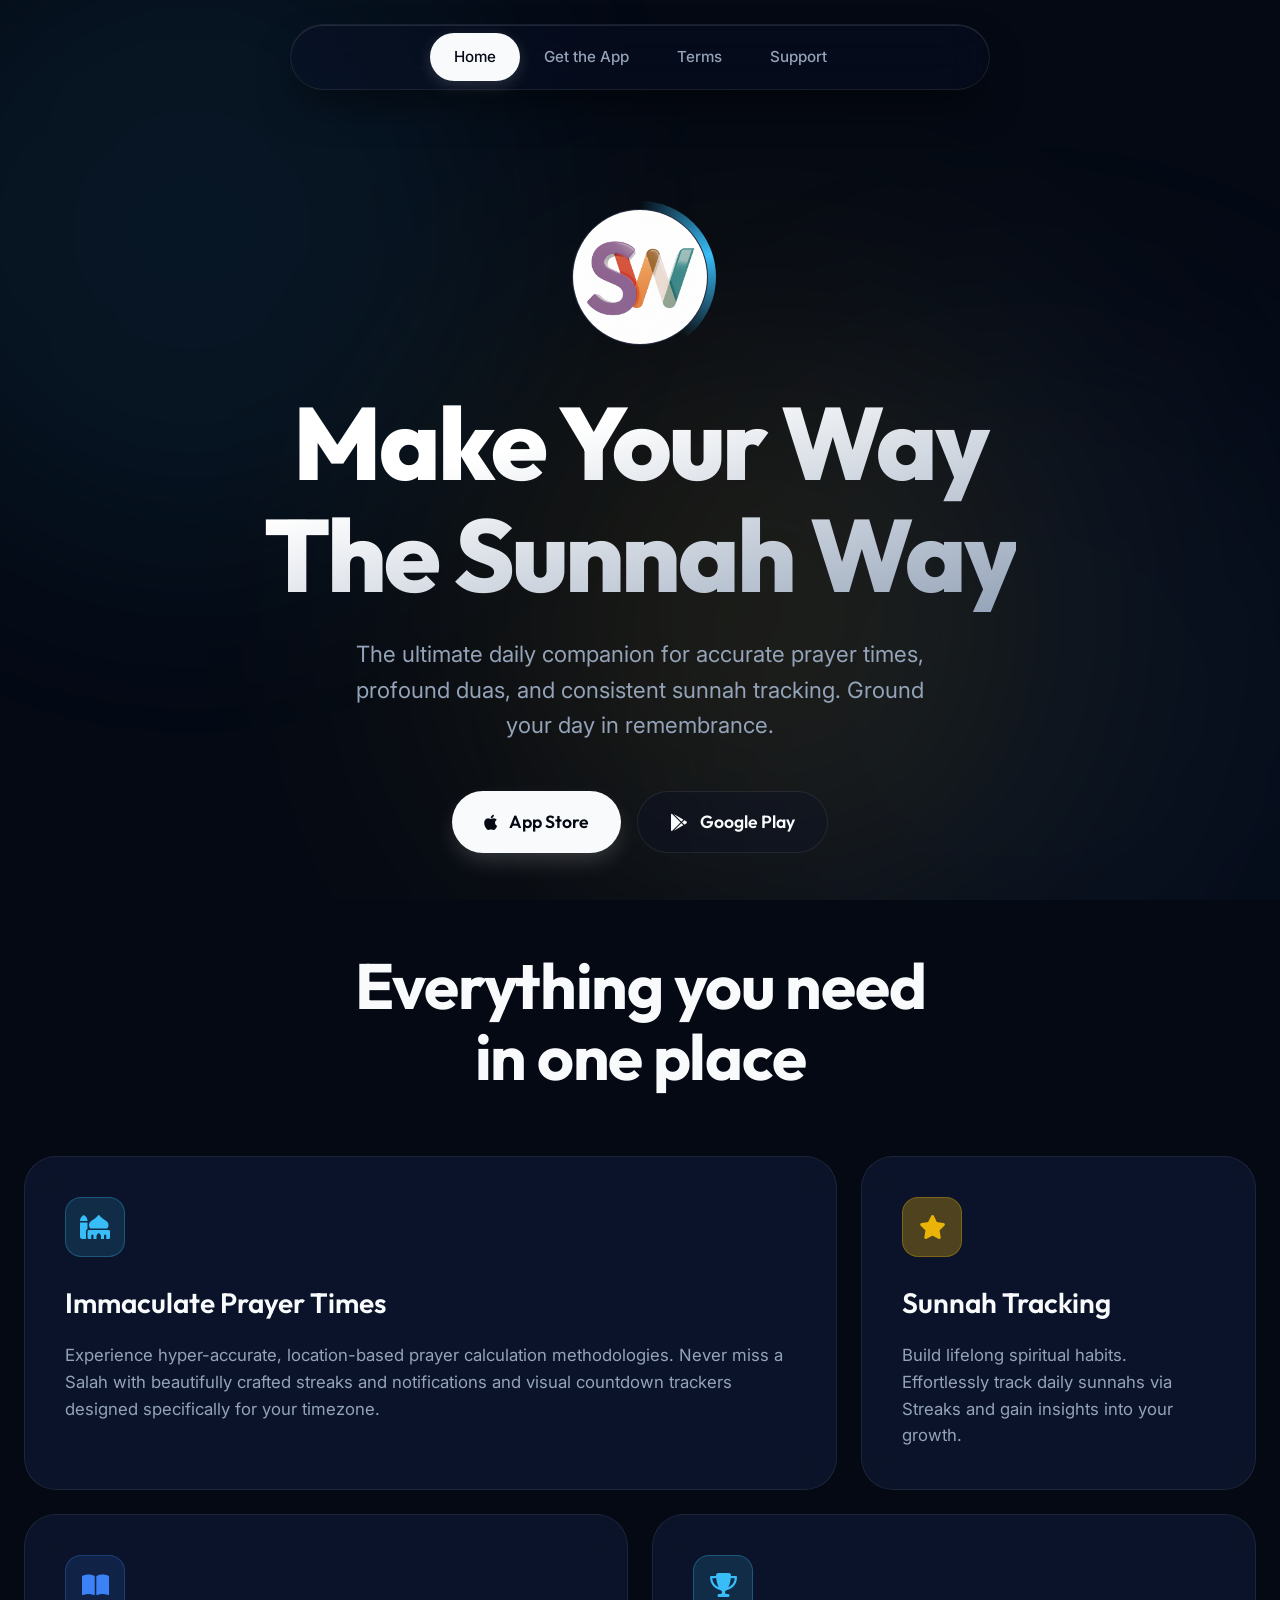
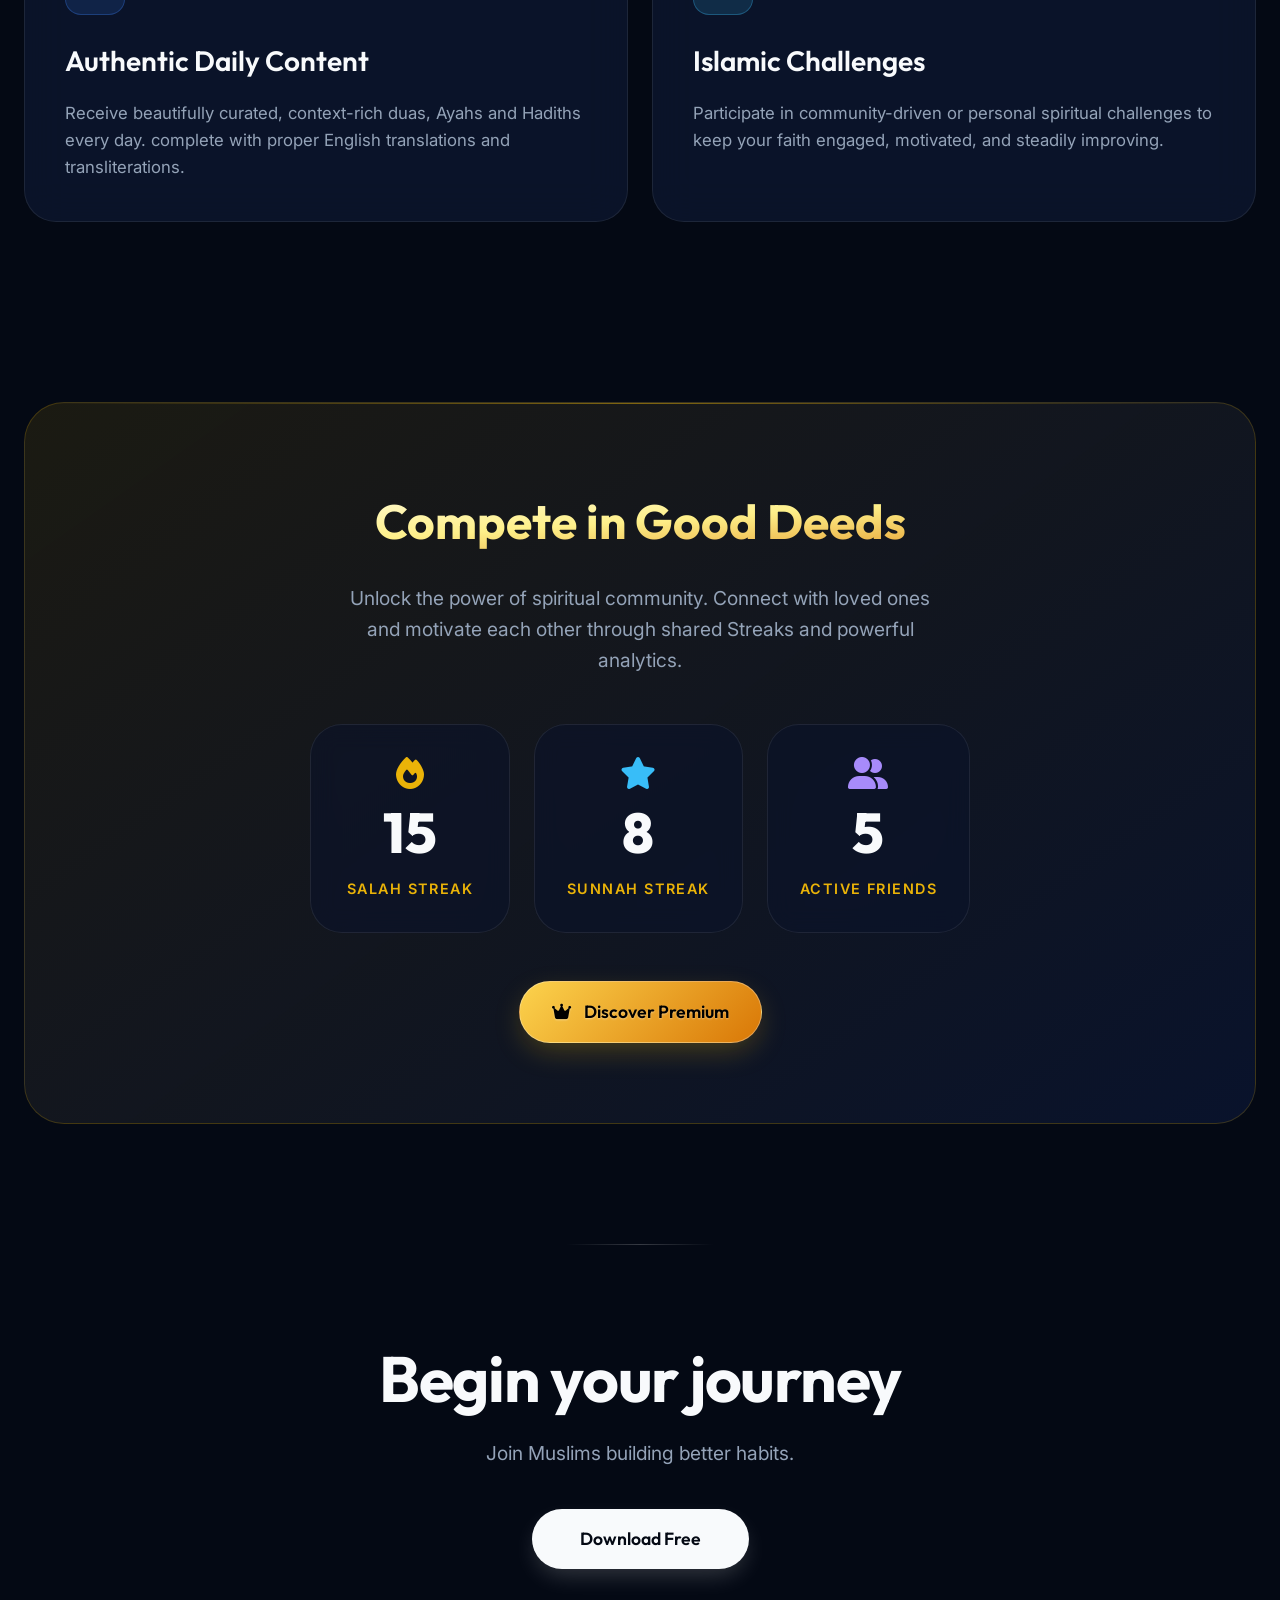
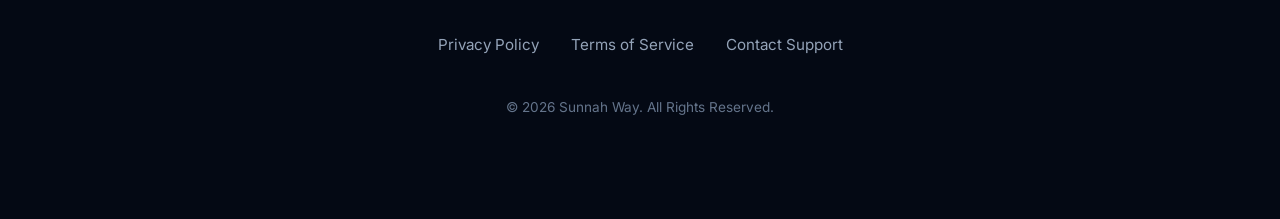
<file: index.html>
<!DOCTYPE html>
<html lang="en" class="scroll-smooth">

<head>
    <meta charset="UTF-8">
    <meta name="viewport" content="width=device-width, initial-scale=1.0">
    <meta name="description"
        content="Sunnah Way App - Transform your daily Islamic practice with the ultimate app for prayer, dua, and sunnah tracking.">
    <link rel="icon" href="Logo.png">
    <title>Sunnah Way App - Make Your Way The Sunnah Way</title>

    <!-- Modern Premium Typography -->
    <link rel="preconnect" href="https://fonts.googleapis.com">
    <link rel="preconnect" href="https://fonts.gstatic.com" crossorigin>
    <link
        href="https://fonts.googleapis.com/css2?family=Outfit:wght@400;500;600;700;800;900&family=Inter:wght@300;400;500;600&display=swap"
        rel="stylesheet">
    <link href="https://cdnjs.cloudflare.com/ajax/libs/font-awesome/6.4.0/css/all.min.css" rel="stylesheet">

    <link rel="stylesheet" href="styles.css">
</head>

<body>

    <!-- Ambient Abstract Background -->
    <div class="ambient-bg">
        <div class="ambient-orb orb-1"></div>
        <div class="ambient-orb orb-2"></div>
        <div class="ambient-orb orb-3"></div>
    </div>

    <!-- Floating Navigation -->
    <div class="glass-nav-wrapper">
        <nav class="glass-nav">
            <a href="index.html" class="nav-link active">Home</a>
            <a href="pricing.html" class="nav-link">Get the App</a>
            <a href="terms.html" class="nav-link">Terms</a>
            <a href="support.html" class="nav-link">Support</a>
        </nav>
    </div>

    <!-- Main Content Container -->
    <main class="container">

        <!-- Hero Section -->
        <section class="hero">
            <div class="hero-logo-frame">
                <div class="hero-logo-glare"></div>
                <div class="hero-logo">
                    <img src="Logo.png" alt="Sunnah Way">
                </div>
            </div>

            <h1>Make Your Way<br>The Sunnah Way</h1>
            <p>The ultimate daily companion for accurate prayer times, profound duas, and consistent sunnah tracking.
                Ground your day in remembrance.</p>

            <div class="hero-cta">
                <div style="display: flex; gap: 16px; flex-wrap: wrap; justify-content: center;">
                    <a href="https://apps.apple.com/us/app/sunnah-way/id6761305443" class="btn btn-primary">
                        <i class="fab fa-apple"></i> App Store
                    </a>
                    <a href="https://play.google.com/store/apps/details?id=com.sunnahway.app" class="btn btn-outline">
                        <i class="fab fa-google-play"></i> Google Play
                    </a>
                </div>
            </div>
        </section>

        <!-- Bento Features Section -->
        <section class="reveal">
            <div class="section-header">
                <br>
                <br>
                <h2 class="section-title">Everything you need<br>in one place</h2>
            </div>

            <div class="bento-grid">
                <!-- Large Feature -->
                <div class="bento-card bento-card-large">
                    <div class="card-icon cyan"><i class="fas fa-mosque"></i></div>
                    <h3 class="bento-title">Immaculate Prayer Times</h3>
                    <p class="bento-desc">Experience hyper-accurate, location-based prayer calculation methodologies.
                        Never miss a Salah with beautifully crafted streaks and notifications and visual countdown trackers designed
                        specifically for your timezone.</p>
                </div>

                <!-- Medium Feature -->
                <div class="bento-card bento-card-medium">
                    <div class="card-icon gold"><i class="fas fa-star"></i></div>
                    <h3 class="bento-title">Sunnah Tracking</h3>
                    <p class="bento-desc">Build lifelong spiritual habits. Effortlessly track daily sunnahs via Streaks and gain
                        insights into your growth.</p>
                </div>

                <!-- Half Features -->
                <div class="bento-card bento-card-half">
                    <div class="card-icon blue"><i class="fas fa-book-open"></i></div>
                    <h3 class="bento-title">Authentic Daily Content</h3>
                    <p class="bento-desc">Receive beautifully curated, context-rich duas, Ayahs and Hadiths every day. complete with proper
                        English translations and transliterations.</p>
                </div>

                <div class="bento-card bento-card-half">
                    <div class="card-icon cyan"><i class="fas fa-trophy"></i></div>
                    <h3 class="bento-title">Islamic Challenges</h3>
                    <p class="bento-desc">Participate in community-driven or personal spiritual challenges to keep your
                        faith engaged, motivated, and steadily improving.</p>
                </div>
            </div>
        </section>

        <!-- Premium Dashboard Emulation -->
        <section class="premium-dashboard reveal">
            <h2 class="premium-motto">Compete in Good Deeds</h2>
            <p>Unlock the power of spiritual community. Connect with loved ones and motivate each other through shared
                Streaks and powerful analytics.</p>

            <div class="stats-grid">
                <div class="stat-ring">
                    <i class="fas fa-fire" style="color: var(--brand-gold); font-size: 2rem;"></i>
                    <div class="stat-value">15</div>
                    <div class="stat-label">Salah Streak</div>
                </div>
                <div class="stat-ring">
                    <i class="fas fa-star" style="color: #38bdf8; font-size: 2rem;"></i>
                    <div class="stat-value">8</div>
                    <div class="stat-label">Sunnah Streak</div>
                </div>
                <div class="stat-ring">
                    <i class="fas fa-user-friends" style="color: #a78bfa; font-size: 2rem;"></i>
                    <div class="stat-value">5</div>
                    <div class="stat-label">Active Friends</div>
                </div>
            </div>

            <a href="pricing.html" class="btn btn-gold">
                <i class="fas fa-crown"></i> Discover Premium
            </a>
        </section>

        <!-- Footer -->
        <footer class="footer-cta reveal">
            <h2 class="section-title" style="margin-bottom: 24px;">Begin your journey</h2>
            <p style="color: var(--text-secondary); margin-bottom: 40px; font-size: 1.2rem;">Join Muslims
                building better habits.</p>
            <a href="download.html" class="btn btn-primary" style="padding: 16px 48px;">Download Free</a>

            <div class="footer-links">
                <a href="privacy.html">Privacy Policy</a>
                <a href="terms.html">Terms of Service</a>
                <a href="support.html">Contact Support</a>
            </div>

            <div class="copyright">
                &copy; 2026 Sunnah Way. All Rights Reserved.
            </div>
        </footer>

    </main>

    <!-- Interactions Script -->
    <script>
        // Hover effect for bento cards (glow follows mouse)
        document.querySelectorAll('.bento-card').forEach(card => {
            card.addEventListener('mousemove', e => {
                const rect = card.getBoundingClientRect();
                const x = e.clientX - rect.left;
                const y = e.clientY - rect.top;
                card.style.setProperty('--mouse-x', `${x}px`);
                card.style.setProperty('--mouse-y', `${y}px`);
            });
        });

        // Intersection Observer for Reveal animations
        const revealConfig = {
            threshold: 0.1,
            rootMargin: "0px 0px -50px 0px"
        };
        const revealObserver = new IntersectionObserver((entries) => {
            entries.forEach(entry => {
                if (entry.isIntersecting) {
                    entry.target.classList.add('active');
                    revealObserver.unobserve(entry.target);
                }
            });
        }, revealConfig);

        document.querySelectorAll('.reveal').forEach(el => {
            revealObserver.observe(el);
        });
    </script>
</body>

</html>
</file>
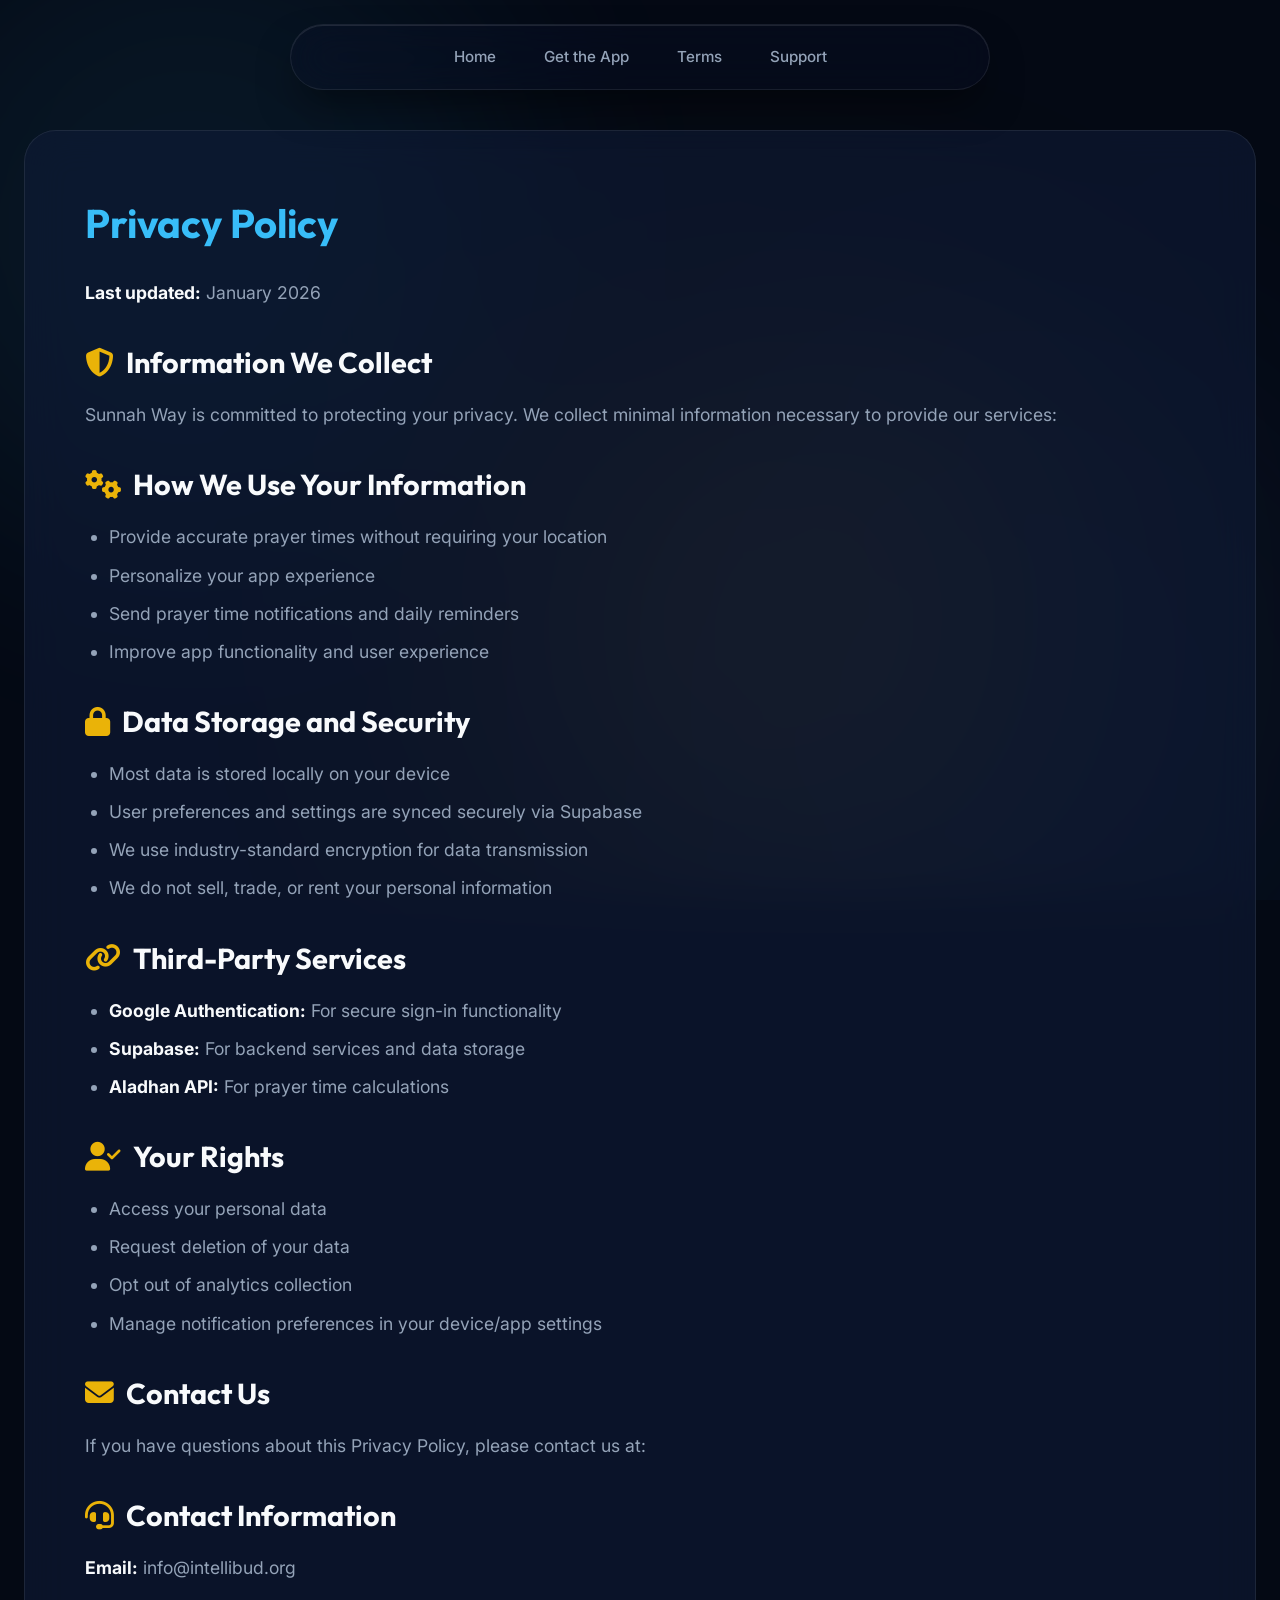
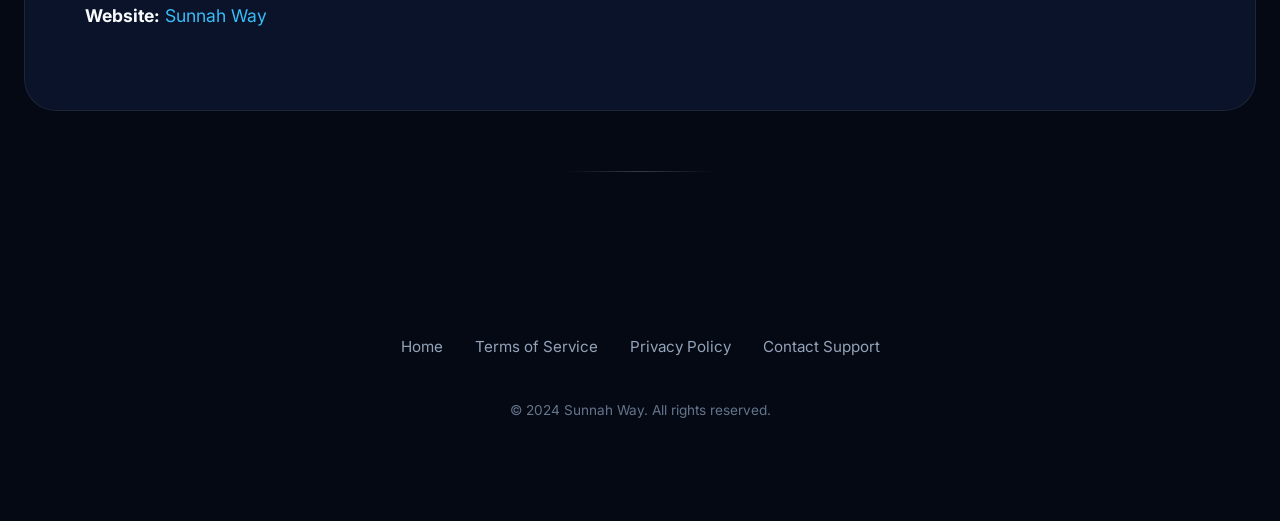
<file: privacy.html>
<!DOCTYPE html>
<html lang="en" class="scroll-smooth">

<head>
    <meta charset="UTF-8">
    <meta name="viewport" content="width=device-width, initial-scale=1.0">
    <link rel="icon" href="Logo.png">
    <title>Privacy Policy - Sunnah Way</title>
    <link rel="preconnect" href="https://fonts.googleapis.com">
    <link rel="preconnect" href="https://fonts.gstatic.com" crossorigin>
    <link
        href="https://fonts.googleapis.com/css2?family=Outfit:wght@400;500;600;700;800;900&family=Inter:wght@300;400;500;600&display=swap"
        rel="stylesheet">
    <link href="https://cdnjs.cloudflare.com/ajax/libs/font-awesome/6.4.0/css/all.min.css" rel="stylesheet">
    <link rel="stylesheet" href="styles.css">
</head>

<body>
    <!-- Ambient Abstract Background -->
    <div class="ambient-bg">
        <div class="ambient-orb orb-1"></div>
        <div class="ambient-orb orb-2"></div>
        <div class="ambient-orb orb-3"></div>
    </div>

    <!-- Floating Navigation -->
    <div class="glass-nav-wrapper">
        <nav class="glass-nav">
            <a href="index.html" class="nav-link">Home</a>
            <a href="pricing.html" class="nav-link">Get the App</a>
            <a href="terms.html" class="nav-link ">Terms</a>
            <a href="support.html" class="nav-link">Support</a>
        </nav>
    </div>

    <div class="container" style="padding-top: 130px;">
        <div class="glass-panel reveal active">
            <h2>Privacy Policy</h2>
            <p><strong>Last updated:</strong> January 2026</p>

            <h3><i class="fas fa-shield-alt"></i> Information We Collect</h3>
            <p>Sunnah Way is committed to protecting your privacy. We collect minimal information necessary to provide
                our services:</p>

            <h3><i class="fas fa-cogs"></i> How We Use Your Information</h3>
            <ul>
                <li>Provide accurate prayer times without requiring your location</li>
                <li>Personalize your app experience</li>
                <li>Send prayer time notifications and daily reminders</li>
                <li>Improve app functionality and user experience</li>
            </ul>

            <h3><i class="fas fa-lock"></i> Data Storage and Security</h3>
            <ul>
                <li>Most data is stored locally on your device</li>
                <li>User preferences and settings are synced securely via Supabase</li>
                <li>We use industry-standard encryption for data transmission</li>
                <li>We do not sell, trade, or rent your personal information</li>
            </ul>

            <h3><i class="fas fa-link"></i> Third-Party Services</h3>
            <ul>
                <li><strong>Google Authentication:</strong> For secure sign-in functionality</li>
                <li><strong>Supabase:</strong> For backend services and data storage</li>
                <li><strong>Aladhan API:</strong> For prayer time calculations</li>
            </ul>

            <h3><i class="fas fa-user-check"></i> Your Rights</h3>
            <ul>
                <li>Access your personal data</li>
                <li>Request deletion of your data</li>
                <li>Opt out of analytics collection</li>
                <li>Manage notification preferences in your device/app settings</li>
            </ul>

            <h3><i class="fas fa-envelope"></i> Contact Us</h3>
            <p>If you have questions about this Privacy Policy, please contact us at:</p>
            <div class="contact-info">
                <h3><i class="fas fa-headset"></i> Contact Information</h3>
                <p><strong>Email:</strong> info@intellibud.org</p>
                <p><strong>Website:</strong> <a href="index.html">Sunnah Way</a></p>
            </div>
        </div>
    </div>

    <!-- Footer -->
    <div class="footer-cta reveal">
        <div class="footer-links">
            <a href="index.html">Home</a>
            <a href="terms.html">Terms of Service</a>
            <a href="privacy.html">Privacy Policy</a>
            <a href="support.html">Contact Support</a>
        </div>
        <p class="copyright">&copy; 2024 Sunnah Way. All rights reserved.</p>
    </div>

    <script>
        const reveals = document.querySelectorAll('.reveal');
        function checkReveal() {
            const windowHeight = window.innerHeight;
            const revealPoint = 50;
            reveals.forEach(reveal => {
                const revealTop = reveal.getBoundingClientRect().top;
                if (revealTop < windowHeight - revealPoint) {
                    reveal.classList.add('active');
                }
            });
        }
        window.addEventListener('scroll', checkReveal);
        checkReveal();
    </script>
</body>

</html>
</file>
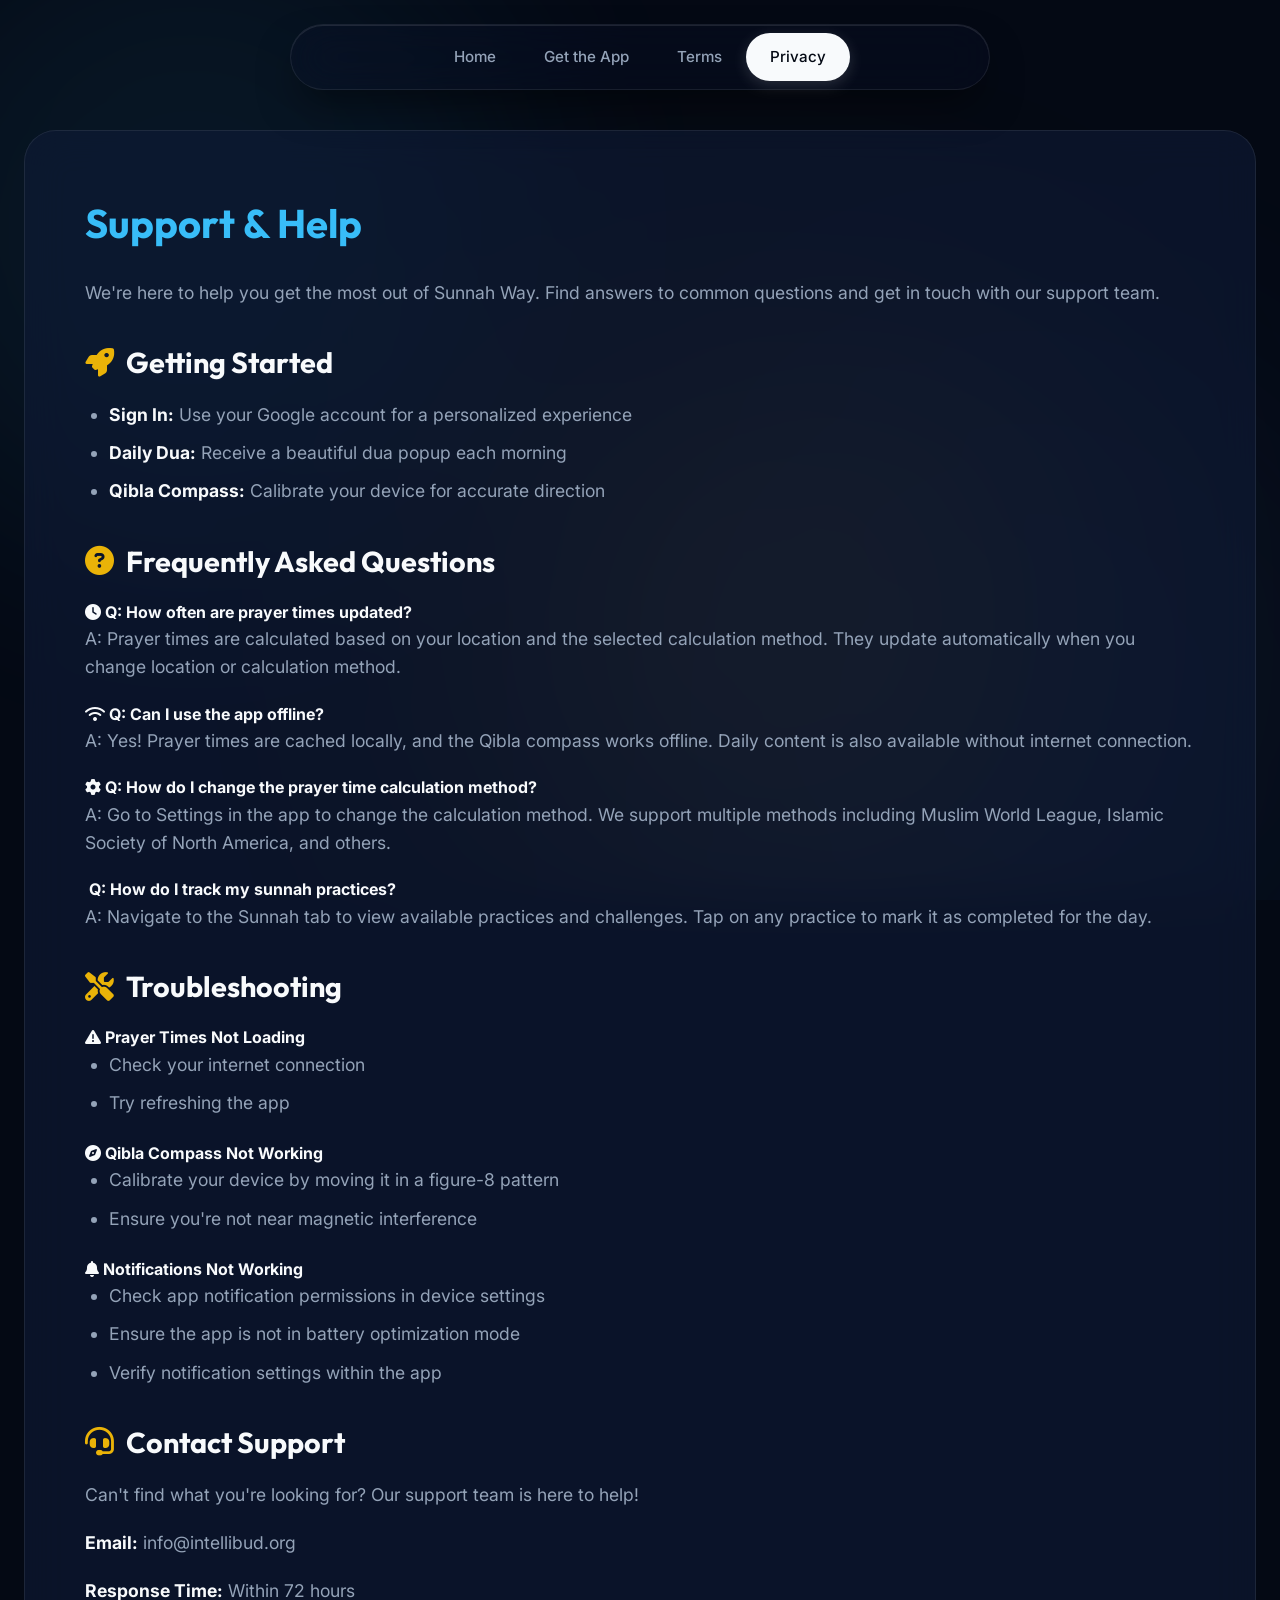
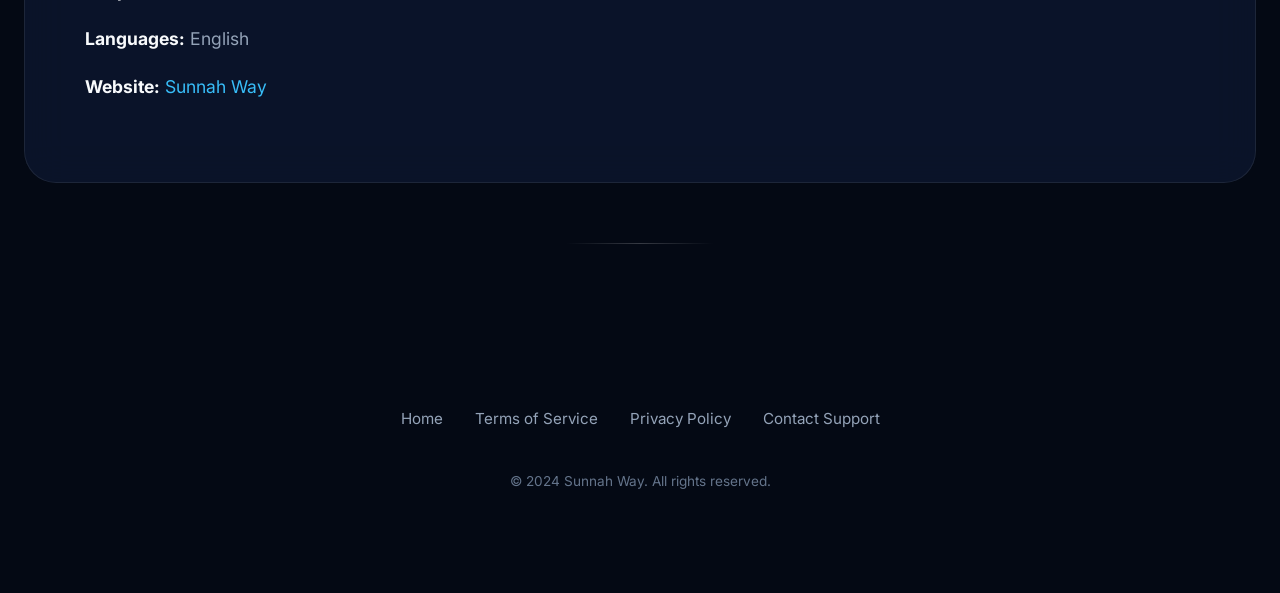
<file: support.html>
<!DOCTYPE html>
<html lang="en" class="scroll-smooth">

<head>
    <meta charset="UTF-8">
    <meta name="viewport" content="width=device-width, initial-scale=1.0">
    <link rel="icon" href="Logo.png">
    <title>Support - Sunnah Way</title>
    <link rel="preconnect" href="https://fonts.googleapis.com">
    <link rel="preconnect" href="https://fonts.gstatic.com" crossorigin>
    <link
        href="https://fonts.googleapis.com/css2?family=Outfit:wght@400;500;600;700;800;900&family=Inter:wght@300;400;500;600&display=swap"
        rel="stylesheet">
    <link href="https://cdnjs.cloudflare.com/ajax/libs/font-awesome/6.4.0/css/all.min.css" rel="stylesheet">
    <link rel="stylesheet" href="styles.css">
</head>

<body>
    <!-- Ambient Abstract Background -->
    <div class="ambient-bg">
        <div class="ambient-orb orb-1"></div>
        <div class="ambient-orb orb-2"></div>
        <div class="ambient-orb orb-3"></div>
    </div>

    <!-- Floating Navigation -->
    <div class="glass-nav-wrapper">
        <nav class="glass-nav">
            <a href="index.html" class="nav-link">Home</a>
            <a href="pricing.html" class="nav-link">Get the App</a>
            <a href="terms.html" class="nav-link ">Terms</a>
            <a href="privacy.html" class="nav-link active">Privacy</a>
        </nav>
    </div>

    <div class="container" style="padding-top: 130px;">
        <div class="glass-panel reveal active">
            <h2>Support & Help</h2>
            <p>We're here to help you get the most out of Sunnah Way. Find answers to common questions and get in touch
                with our support team.</p>

            <h3><i class="fas fa-rocket"></i> Getting Started</h3>
            <ul>
                <li><strong>Sign In:</strong> Use your Google account for a personalized experience</li>
                <li><strong>Daily Dua:</strong> Receive a beautiful dua popup each morning</li>
                <li><strong>Qibla Compass:</strong> Calibrate your device for accurate direction</li>
            </ul>

            <div class="faq-section">
                <h3><i class="fas fa-question-circle"></i> Frequently Asked Questions</h3>


                <h4><i class="fas fa-clock"></i> Q: How often are prayer times updated?</h4>
                <p>A: Prayer times are calculated based on your location and the selected calculation method. They
                    update automatically when you change location or calculation method.</p>

                <h4><i class="fas fa-wifi"></i> Q: Can I use the app offline?</h4>
                <p>A: Yes! Prayer times are cached locally, and the Qibla compass works offline. Daily content is also
                    available without internet connection.</p>

                <h4><i class="fas fa-cog"></i> Q: How do I change the prayer time calculation method?</h4>
                <p>A: Go to Settings in the app to change the calculation method. We support multiple methods including
                    Muslim World League, Islamic Society of North America, and others.</p>

                <h4><i class="fas fa-target"></i> Q: How do I track my sunnah practices?</h4>
                <p>A: Navigate to the Sunnah tab to view available practices and challenges. Tap on any practice to mark
                    it as completed for the day.</p>
            </div>

            <div class="troubleshooting-section">
                <h3><i class="fas fa-tools"></i> Troubleshooting</h3>

                <h4><i class="fas fa-exclamation-triangle"></i> Prayer Times Not Loading</h4>
                <ul>
                    <li>Check your internet connection</li>
                    <li>Try refreshing the app</li>
                </ul>

                <h4><i class="fas fa-compass"></i> Qibla Compass Not Working</h4>
                <ul>
                    <li>Calibrate your device by moving it in a figure-8 pattern</li>
                    <li>Ensure you're not near magnetic interference</li>
                </ul>

                <h4><i class="fas fa-bell"></i> Notifications Not Working</h4>
                <ul>
                    <li>Check app notification permissions in device settings</li>
                    <li>Ensure the app is not in battery optimization mode</li>
                    <li>Verify notification settings within the app</li>
                </ul>
            </div>

            <div class="contact-info">
                <h3><i class="fas fa-headset"></i> Contact Support</h3>
                <p>Can't find what you're looking for? Our support team is here to help!</p>
                <p><strong>Email:</strong> info@intellibud.org</p>
                <p><strong>Response Time:</strong> Within 72 hours</p>
                <p><strong>Languages:</strong> English</p>
                <p><strong>Website:</strong> <a href="index.html">Sunnah Way</a></p>
            </div>
        </div>
    </div>

    <!-- Footer -->
    <div class="footer-cta reveal">
        <div class="footer-links">
            <a href="index.html">Home</a>
            <a href="terms.html">Terms of Service</a>
            <a href="privacy.html">Privacy Policy</a>
            <a href="support.html">Contact Support</a>
        </div>
        <p class="copyright">&copy; 2024 Sunnah Way. All rights reserved.</p>
    </div>

    <script>
        const reveals = document.querySelectorAll('.reveal');
        function checkReveal() {
            const windowHeight = window.innerHeight;
            const revealPoint = 50;
            reveals.forEach(reveal => {
                const revealTop = reveal.getBoundingClientRect().top;
                if (revealTop < windowHeight - revealPoint) {
                    reveal.classList.add('active');
                }
            });
        }
        window.addEventListener('scroll', checkReveal);
        checkReveal();
    </script>
</body>

</html>
</file>
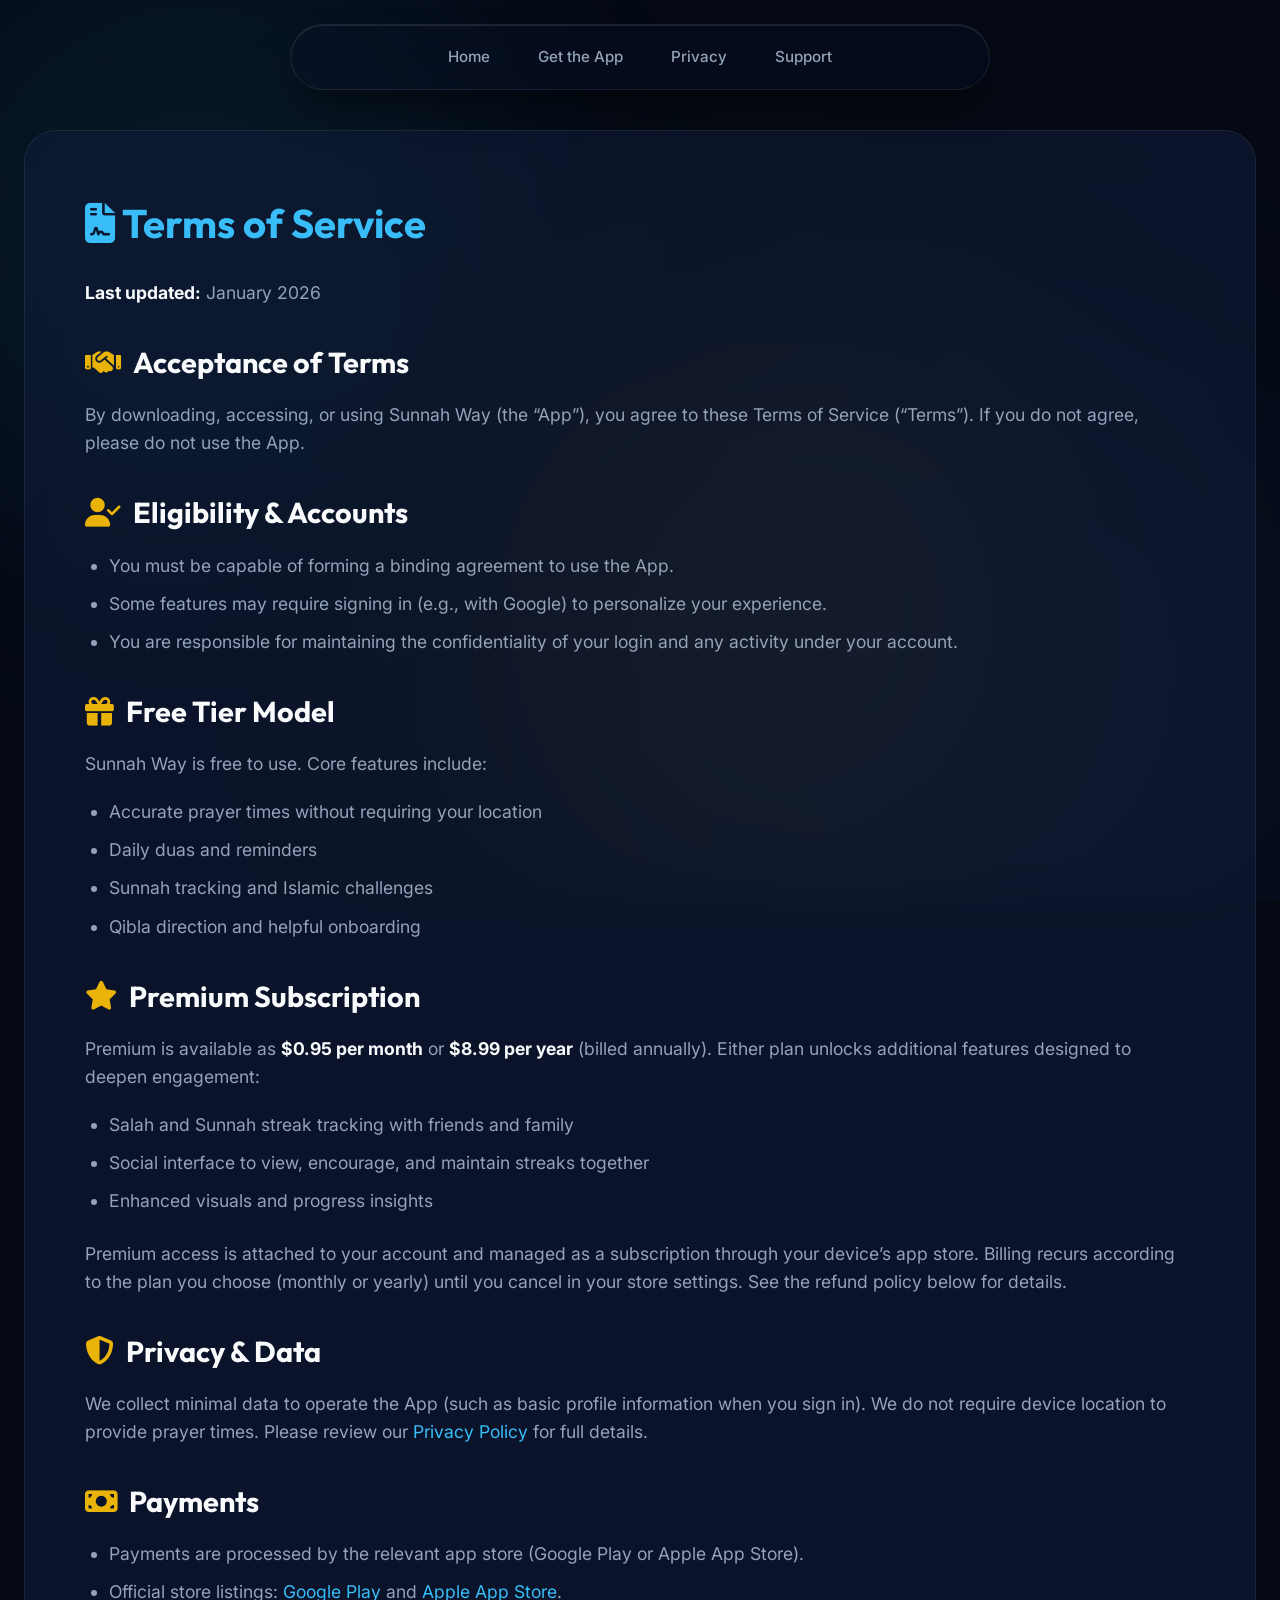
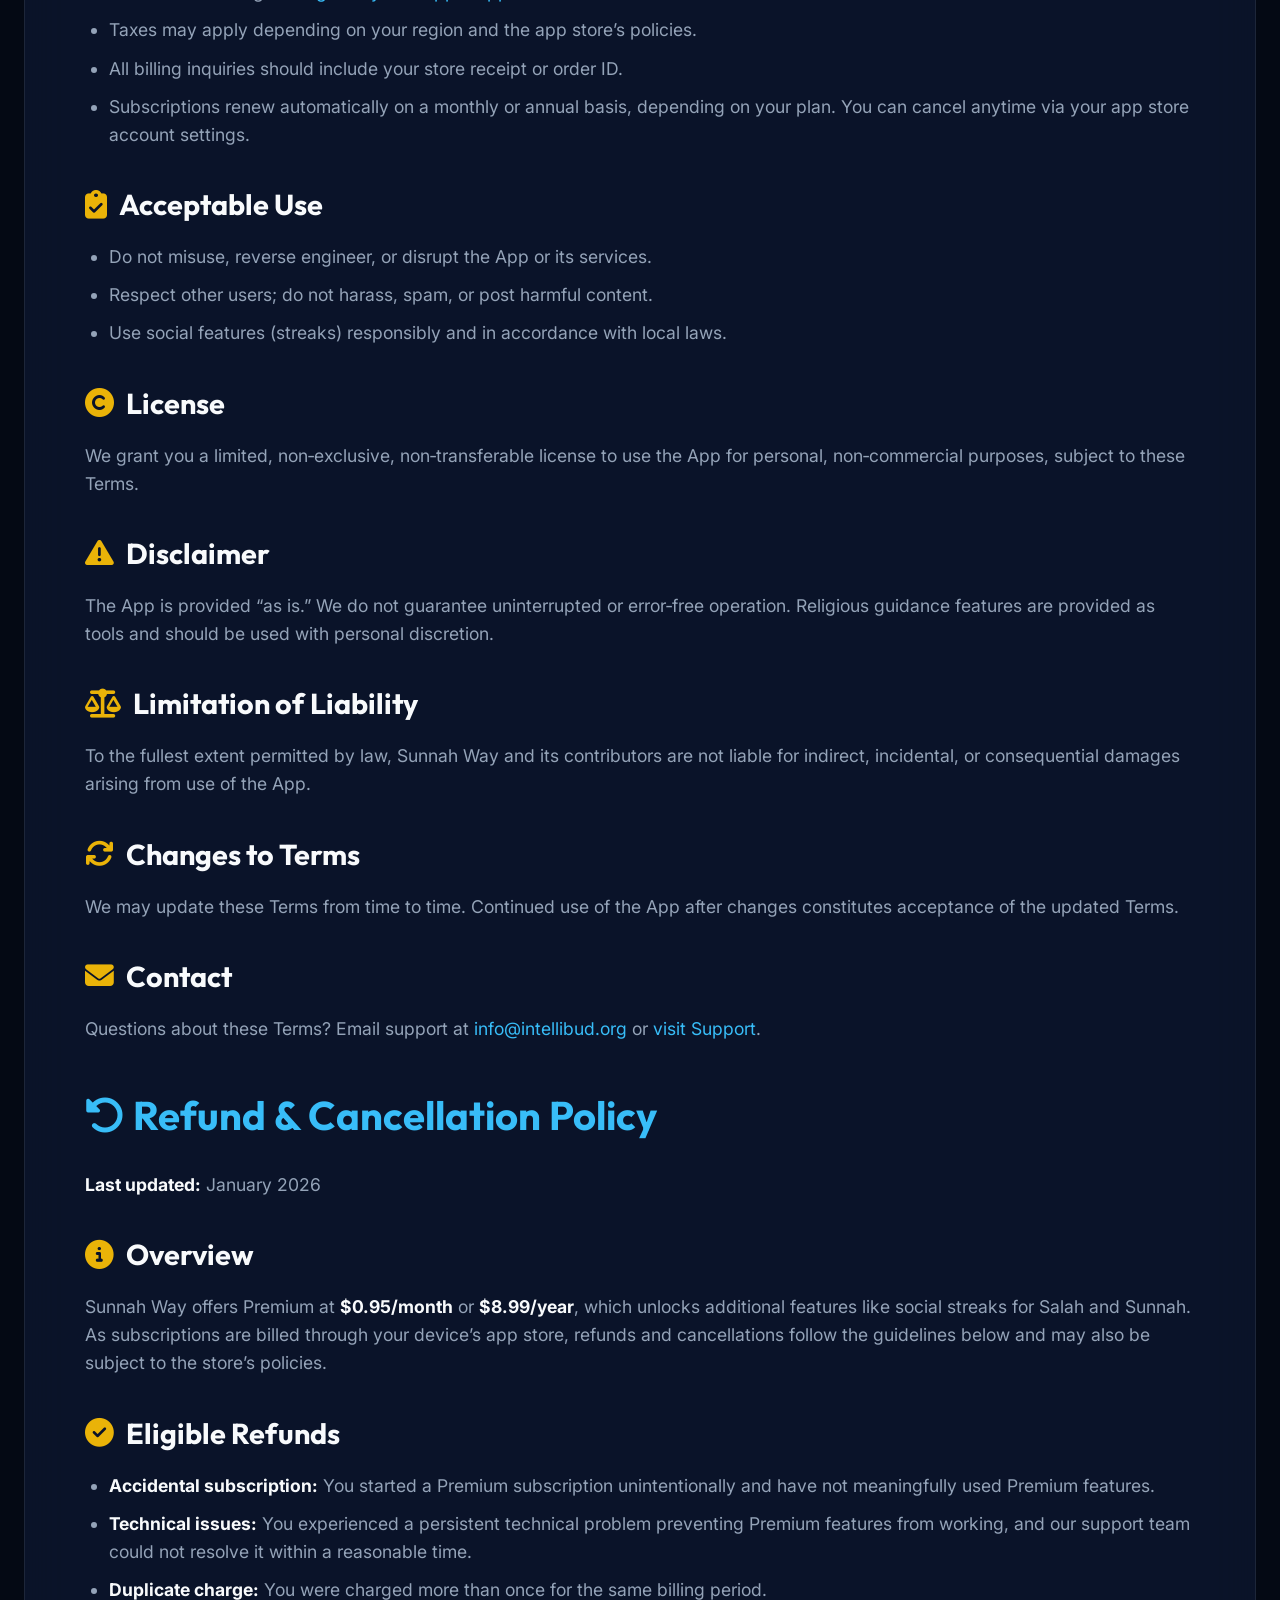
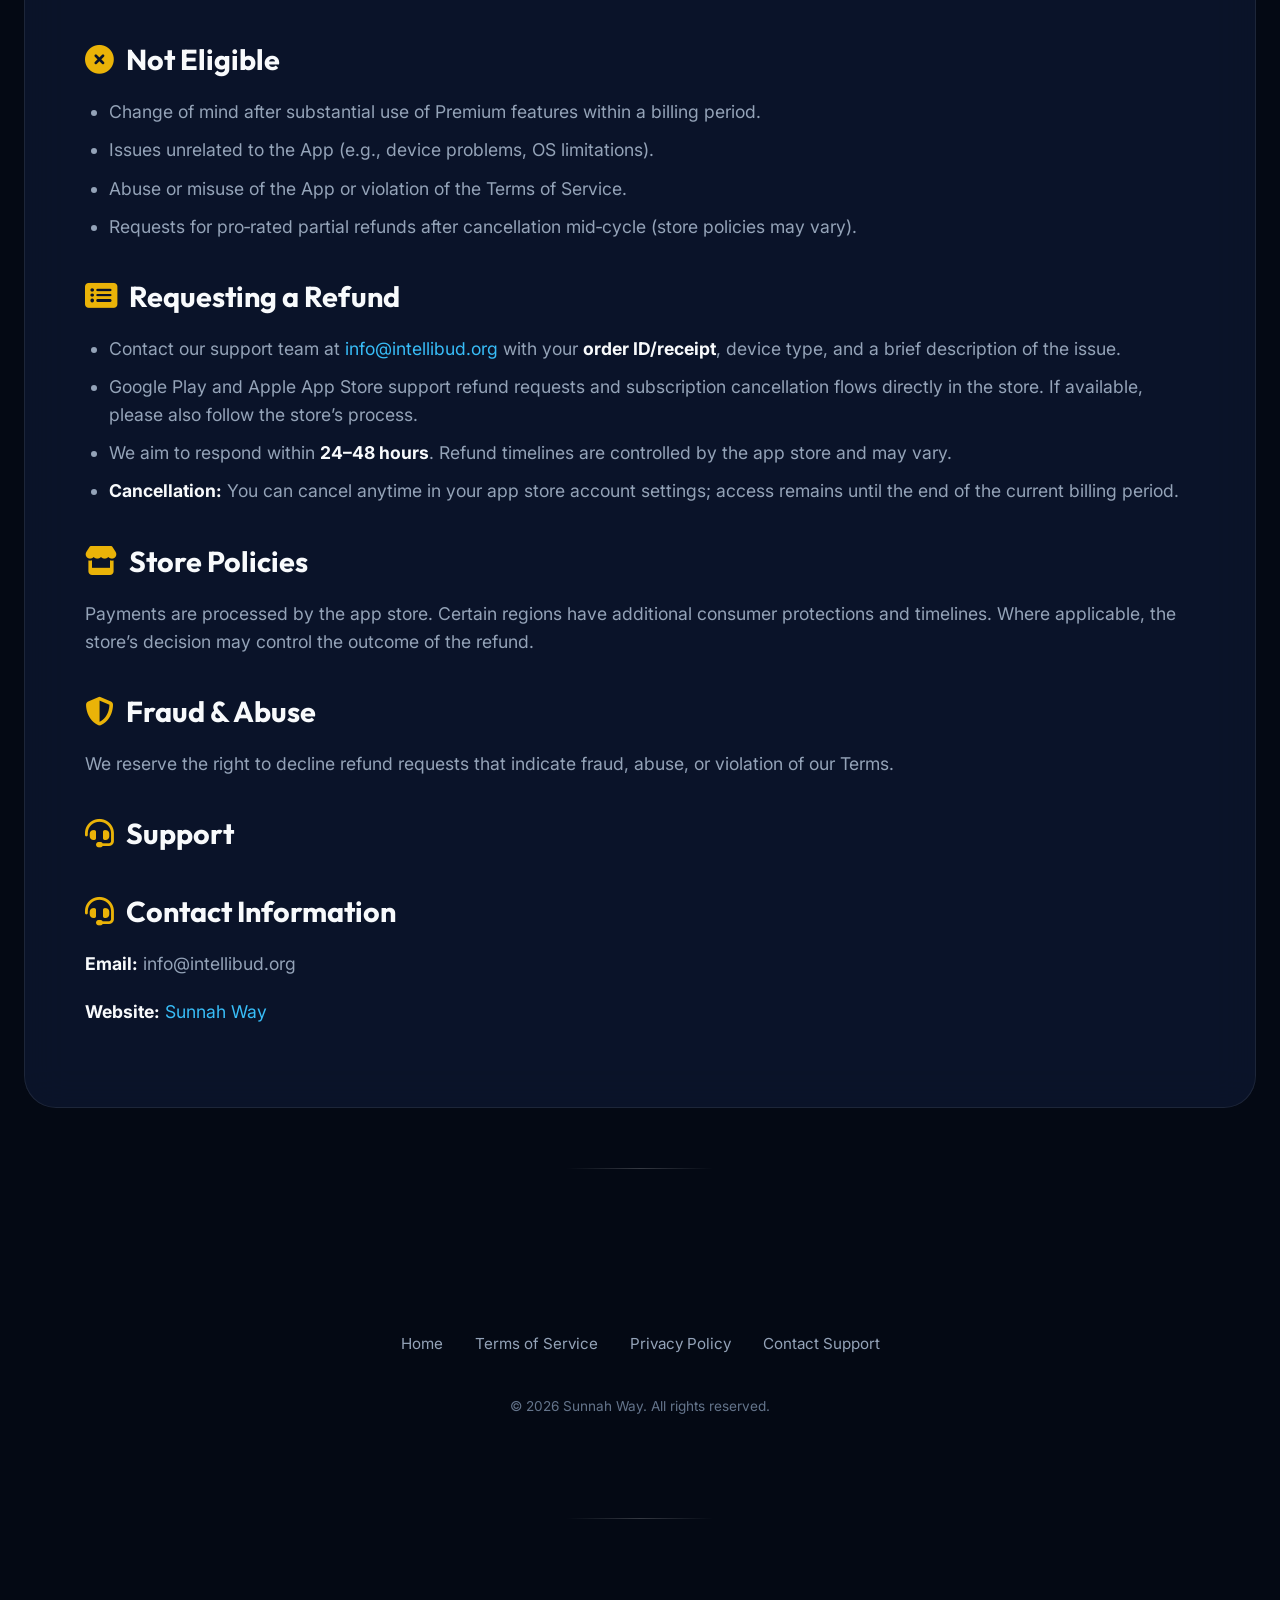
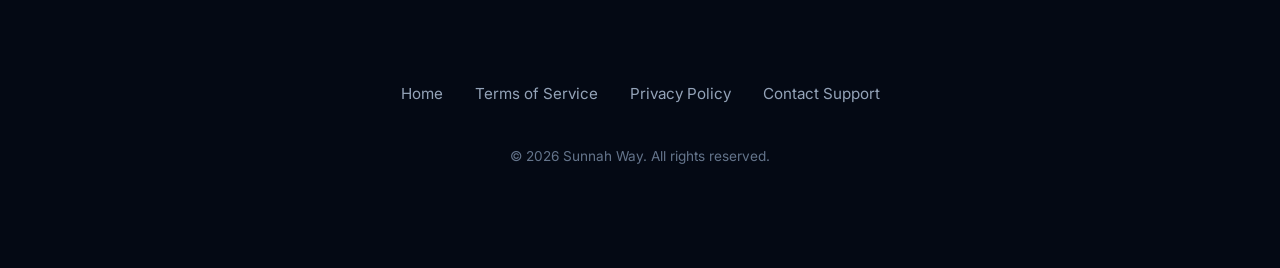
<file: terms.html>
<!DOCTYPE html>
<html lang="en" class="scroll-smooth">

<head>
    <meta charset="UTF-8">
    <meta name="viewport" content="width=device-width, initial-scale=1.0">
    <link rel="icon" href="Logo.png">
    <title>Terms of Service - Sunnah Way</title>
    <link rel="preconnect" href="https://fonts.googleapis.com">
    <link rel="preconnect" href="https://fonts.gstatic.com" crossorigin>
    <link
        href="https://fonts.googleapis.com/css2?family=Outfit:wght@400;500;600;700;800;900&family=Inter:wght@300;400;500;600&display=swap"
        rel="stylesheet">
    <link href="https://cdnjs.cloudflare.com/ajax/libs/font-awesome/6.4.0/css/all.min.css" rel="stylesheet">
    <link rel="stylesheet" href="styles.css">
</head>

<body>
    <!-- Ambient Abstract Background -->
    <div class="ambient-bg">
        <div class="ambient-orb orb-1"></div>
        <div class="ambient-orb orb-2"></div>
        <div class="ambient-orb orb-3"></div>
    </div>

    <!-- Floating Navigation -->
    <div class="glass-nav-wrapper">
        <nav class="glass-nav">
            <a href="index.html" class="nav-link">Home</a>
            <a href="pricing.html" class="nav-link">Get the App</a>
            <a href="privacy.html" class="nav-link ">Privacy</a>
            <a href="support.html" class="nav-link">Support</a>
        </nav>
    </div>

    <div class="container" style="padding-top: 130px;">
        <div class="glass-panel reveal active">
            <h2><i class="fas fa-file-contract"></i> Terms of Service</h2>
            <p><strong>Last updated:</strong> January 2026</p>

            <h3><i class="fas fa-handshake"></i> Acceptance of Terms</h3>
            <p>By downloading, accessing, or using Sunnah Way (the “App”), you agree to these Terms of Service
                (“Terms”). If you do not agree, please do not use the App.</p>

            <h3><i class="fas fa-user-check"></i> Eligibility & Accounts</h3>
            <ul>
                <li>You must be capable of forming a binding agreement to use the App.</li>
                <li>Some features may require signing in (e.g., with Google) to personalize your experience.</li>
                <li>You are responsible for maintaining the confidentiality of your login and any activity under your
                    account.</li>
            </ul>

            <h3><i class="fas fa-gift"></i> Free Tier Model</h3>
            <p>Sunnah Way is free to use. Core features include:</p>
            <ul>
                <li>Accurate prayer times without requiring your location</li>
                <li>Daily duas and reminders</li>
                <li>Sunnah tracking and Islamic challenges</li>
                <li>Qibla direction and helpful onboarding</li>
            </ul>

            <h3><i class="fas fa-star"></i> Premium Subscription</h3>
            <p>Premium is available as <strong>$0.95 per month</strong> or <strong>$8.99 per year</strong> (billed
                annually).
                Either plan unlocks additional features designed to deepen engagement:</p>
            <ul>
                <li>Salah and Sunnah streak tracking with friends and family</li>
                <li>Social interface to view, encourage, and maintain streaks together</li>
                <li>Enhanced visuals and progress insights</li>
            </ul>
            <p>Premium access is attached to your account and managed as a subscription through your device’s app store.
                Billing recurs according to the plan you choose (monthly or yearly) until you cancel in your store
                settings.
                See the refund policy below for details.
            </p>

            <h3><i class="fas fa-shield-alt"></i> Privacy & Data</h3>
            <p>We collect minimal data to operate the App (such as basic profile information when you sign in). We do
                not require device location to provide prayer times. Please review our <a href="privacy.html">Privacy
                    Policy</a> for full details.</p>

            <h3><i class="fas fa-money-bill"></i> Payments</h3>
            <ul>
                <li>Payments are processed by the relevant app store (Google Play or Apple App Store).</li>
                <li>Official store listings: <a
                        href="https://play.google.com/store/apps/details?id=com.sunnahway.app">Google Play</a> and <a
                        href="https://apps.apple.com/us/app/sunnah-way/id6761305443">Apple App Store</a>.</li>
                <li>Taxes may apply depending on your region and the app store’s policies.</li>
                <li>All billing inquiries should include your store receipt or order ID.</li>
                <li>Subscriptions renew automatically on a monthly or annual basis, depending on your plan. You can
                    cancel anytime via your app store account settings.</li>
            </ul>

            <h3><i class="fas fa-clipboard-check"></i> Acceptable Use</h3>
            <ul>
                <li>Do not misuse, reverse engineer, or disrupt the App or its services.</li>
                <li>Respect other users; do not harass, spam, or post harmful content.</li>
                <li>Use social features (streaks) responsibly and in accordance with local laws.</li>
            </ul>

            <h3><i class="fas fa-copyright"></i> License</h3>
            <p>We grant you a limited, non‑exclusive, non‑transferable license to use the App for personal,
                non‑commercial purposes, subject to these Terms.</p>

            <h3><i class="fas fa-exclamation-triangle"></i> Disclaimer</h3>
            <p>The App is provided “as is.” We do not guarantee uninterrupted or error‑free operation. Religious
                guidance features are provided as tools and should be used with personal discretion.</p>

            <h3><i class="fas fa-balance-scale"></i> Limitation of Liability</h3>
            <p>To the fullest extent permitted by law, Sunnah Way and its contributors are not liable for indirect,
                incidental, or consequential damages arising from use of the App.</p>

            <h3><i class="fas fa-sync"></i> Changes to Terms</h3>
            <p>We may update these Terms from time to time. Continued use of the App after changes constitutes
                acceptance of the updated Terms.</p>

            <h3><i class="fas fa-envelope"></i> Contact</h3>
            <p>Questions about these Terms? Email support at <a
                    href="mailto:info@intellibud.org">info@intellibud.org</a> or <a href="support.html">visit
                    Support</a>.</p>

            <h2 id="refund-policy"><i class="fas fa-undo-alt"></i> Refund & Cancellation Policy</h2>
            <p><strong>Last updated:</strong> January 2026</p>

            <h3><i class="fas fa-info-circle"></i> Overview</h3>
            <p>Sunnah Way offers Premium at <strong>$0.95/month</strong> or <strong>$8.99/year</strong>, which unlocks
                additional features like social streaks for Salah and Sunnah. As subscriptions are billed through your
                device’s app
                store, refunds and cancellations follow the guidelines below and may also be subject to the store’s
                policies.</p>

            <h3><i class="fas fa-check-circle"></i> Eligible Refunds</h3>
            <ul>
                <li><strong>Accidental subscription:</strong> You started a Premium subscription unintentionally and
                    have not meaningfully used Premium features.</li>
                <li><strong>Technical issues:</strong> You experienced a persistent technical problem preventing Premium
                    features from working, and our support team could not resolve it within a reasonable time.</li>
                <li><strong>Duplicate charge:</strong> You were charged more than once for the same billing period.</li>
            </ul>

            <h3><i class="fas fa-times-circle"></i> Not Eligible</h3>
            <ul>
                <li>Change of mind after substantial use of Premium features within a billing period.</li>
                <li>Issues unrelated to the App (e.g., device problems, OS limitations).</li>
                <li>Abuse or misuse of the App or violation of the Terms of Service.</li>
                <li>Requests for pro‑rated partial refunds after cancellation mid‑cycle (store policies may vary).</li>
            </ul>

            <h3><i class="fas fa-list-alt"></i> Requesting a Refund</h3>
            <ul>
                <li>Contact our support team at <a href="mailto:info@intellibud.org">info@intellibud.org</a> with your
                    <strong>order ID/receipt</strong>, device type, and a brief description of the issue.
                </li>
                <li>Google Play and Apple App Store support refund requests and subscription cancellation flows directly
                    in the store. If available, please also follow the store’s process.</li>
                <li>We aim to respond within <strong>24–48 hours</strong>. Refund timelines are controlled by the app
                    store and may vary.</li>
                <li><strong>Cancellation:</strong> You can cancel anytime in your app store account settings; access
                    remains until the end of the current billing period.</li>
            </ul>

            <h3><i class="fas fa-store"></i> Store Policies</h3>
            <p>Payments are processed by the app store. Certain regions have additional consumer protections and
                timelines. Where applicable, the store’s decision may control the outcome of the refund.</p>

            <h3><i class="fas fa-shield-alt"></i> Fraud & Abuse</h3>
            <p>We reserve the right to decline refund requests that indicate fraud, abuse, or violation of our Terms.
            </p>

            <h3><i class="fas fa-headset"></i> Support</h3>
            <div class="contact-info">
                <h3><i class="fas fa-headset"></i> Contact Information</h3>
                <p><strong>Email:</strong> info@intellibud.org</p>
                <p><strong>Website:</strong> <a href="index.html">Sunnah Way</a></p>
            </div>
        </div>
    </div>

    <!-- Footer -->
    <div class="footer-cta reveal">
        <div class="footer-links">
            <a href="index.html">Home</a>
            <a href="terms.html" class="active">Terms of Service</a>
            <a href="privacy.html">Privacy Policy</a>
            <a href="support.html">Contact Support</a>
        </div>
        <p class="copyright">© 2026 Sunnah Way. All rights reserved.</p>
    </div>
    </div>

    <!-- Footer -->
    <div class="footer-cta reveal">
        <div class="footer-links">
            <a href="index.html">Home</a>
            <a href="terms.html">Terms of Service</a>
            <a href="privacy.html">Privacy Policy</a>
            <a href="support.html">Contact Support</a>
        </div>
        <p class="copyright">&copy; 2026 Sunnah Way. All rights reserved.</p>
    </div>

    <script>
        const reveals = document.querySelectorAll('.reveal');
        function checkReveal() {
            const windowHeight = window.innerHeight;
            const revealPoint = 50;
            reveals.forEach(reveal => {
                const revealTop = reveal.getBoundingClientRect().top;
                if (revealTop < windowHeight - revealPoint) {
                    reveal.classList.add('active');
                }
            });
        }
        window.addEventListener('scroll', checkReveal);
        checkReveal();
    </script>
</body>

</html>
</file>
<file: styles.css>
:root {
    /* Premium Dark Theme Core Constants */
    --bg-deep: #040914;
    --bg-surface: #0B132B;
    --bg-surface-elevated: rgba(16, 27, 56, 0.6);
    
    /* Accents */
    --brand-cyan: #38bdf8;
    --brand-blue: #3b82f6;
    --brand-gold: #eab308;
    --brand-gold-glow: rgba(234, 179, 8, 0.3);
    --brand-cyan-glow: rgba(56, 189, 248, 0.15);
    
    /* Text */
    --text-primary: #f8fafc;
    --text-secondary: #94a3b8;
    --text-tertiary: #64748b;
    
    /* UI Elements */
    --border-light: rgba(255, 255, 255, 0.08);
    --glass-bg: rgba(11, 19, 43, 0.3);
    --glass-border: rgba(255, 255, 255, 0.05);

    /* Dynamic Tokens */
    --font-display: 'Outfit', sans-serif;
    --font-body: 'Inter', sans-serif;
}

* {
    margin: 0;
    padding: 0;
    box-sizing: border-box;
}

body {
    font-family: var(--font-body);
    background-color: var(--bg-deep);
    color: var(--text-primary);
    line-height: 1.6;
    overflow-x: hidden;
    -webkit-font-smoothing: antialiased;
}

/* Abstract Premium Backgrounds */
.ambient-bg {
    position: fixed;
    top: 0;
    left: 0;
    width: 100vw;
    height: 100vh;
    z-index: -1;
    overflow: hidden;
    background: var(--bg-deep);
}

.ambient-orb {
    position: absolute;
    border-radius: 50%;
    filter: blur(120px);
    opacity: 0.5;
    animation: floatOrb 20s infinite alternate ease-in-out;
}

.orb-1 {
    top: -10%;
    left: -10%;
    width: 50vw;
    height: 50vw;
    background: var(--brand-cyan-glow);
}

.orb-2 {
    bottom: -20%;
    right: -10%;
    width: 60vw;
    height: 60vw;
    background: rgba(59, 130, 246, 0.1);
    animation-delay: -5s;
}

.orb-3 {
    top: 40%;
    left: 40%;
    width: 40vw;
    height: 40vw;
    background: var(--brand-gold-glow);
    animation-duration: 25s;
    filter: blur(150px);
}

@keyframes floatOrb {
    0% {
        transform: translate(0, 0) scale(1);
    }
    50% {
        transform: translate(3%, 5%) scale(1.05);
    }
    100% {
        transform: translate(-3%, -2%) scale(0.95);
    }
}

.container {
    max-width: 1280px;
    margin: 0 auto;
    padding: 0 24px;
}

/* Glass Floating Nav */
.glass-nav-wrapper {
    position: fixed;
    top: 24px;
    left: 50%;
    transform: translateX(-50%);
    z-index: 1000;
    width: 90%;
    max-width: 700px;
    transition: all 0.4s cubic-bezier(0.16, 1, 0.3, 1);
}

.glass-nav {
    background: var(--glass-bg);
    backdrop-filter: blur(24px);
    -webkit-backdrop-filter: blur(24px);
    border: 1px solid var(--border-light);
    border-radius: 100px;
    padding: 8px;
    display: flex;
    justify-content: center;
    align-items: center;
    box-shadow: 0 20px 40px -10px rgba(0, 0, 0, 0.5), inset 0 1px 0 rgba(255, 255, 255, 0.1);
}

.nav-link {
    color: var(--text-secondary);
    text-decoration: none;
    padding: 12px 24px;
    border-radius: 40px;
    font-size: 0.95rem;
    font-weight: 500;
    transition: all 0.3s ease;
    position: relative;
}

.nav-link:hover {
    color: var(--text-primary);
}

.nav-link.active {
    color: var(--bg-deep);
    background: var(--text-primary);
    box-shadow: 0 4px 15px rgba(255, 255, 255, 0.15);
}

.mobile-nav-toggle {
    display: none;
}

/* Hero Section */
.hero {
    min-height: 100vh;
    display: flex;
    flex-direction: column;
    justify-content: center;
    align-items: center;
    text-align: center;
    padding-top: 130px;
    position: relative;
}

.hero-minimal {
    min-height: 50vh;
    padding-top: 160px;
    padding-bottom: 60px;
}

.hero-logo-frame {
    position: relative;
    width: 140px;
    height: 140px;
    margin: 30px auto 40px;
    animation: fadeInScale 1.2s cubic-bezier(0.16, 1, 0.3, 1);
}

.hero-logo-glare {
    position: absolute;
    inset: -6px;
    border-radius: 50%;
    background: conic-gradient(from 0deg, transparent, var(--brand-cyan), transparent 40%);
    animation: spin 2s linear infinite;
}

.hero-logo {
    position: absolute;
    inset: 2px;
    background: var(--bg-surface);
    border-radius: 50%;
    display: flex;
    justify-content: center;
    align-items: center;
    overflow: hidden;
    box-shadow: inset 0 0 20px rgba(0, 0, 0, 0.8);
    border: 1px solid rgba(255, 255, 255, 0.1);
}

.hero-logo img {
    width: 105%;
    height: 105%;
    object-fit: contain;
    transform: translateY(2px);
    filter: drop-shadow(0 4px 10px rgba(59, 130, 246, 0.3));
}

@keyframes spin {
    100% {
        transform: rotate(360deg);
    }
}

@keyframes fadeInScale {
    0% {
        opacity: 0;
        transform: scale(0.8);
    }
    100% {
        opacity: 1;
        transform: scale(1);
    }
}

.hero h1 {
    font-family: var(--font-display);
    font-size: clamp(2.5rem, 8vw, 6.5rem);
    font-weight: 800;
    line-height: 1.1;
    letter-spacing: -0.03em;
    margin-bottom: 24px;
    background: linear-gradient(to right bottom, #ffffff 30%, #94a3b8 100%);
    -webkit-background-clip: text;
    background-clip: text;
    -webkit-text-fill-color: transparent;
    opacity: 0;
    animation: slideUpFade 1s cubic-bezier(0.16, 1, 0.3, 1) 0.3s forwards;
}

.hero p {
    font-size: clamp(1.1rem, 2vw, 1.4rem);
    color: var(--text-secondary);
    font-weight: 400;
    max-width: 600px;
    margin: 0 auto 48px;
    opacity: 0;
    animation: slideUpFade 1s cubic-bezier(0.16, 1, 0.3, 1) 0.5s forwards;
}

.hero-cta {
    opacity: 0;
    animation: slideUpFade 1s cubic-bezier(0.16, 1, 0.3, 1) 0.7s forwards;
}

/* Modern Buttons */
.btn {
    display: inline-flex;
    align-items: center;
    justify-content: center;
    gap: 12px;
    padding: 16px 32px;
    border-radius: 999px;
    font-family: var(--font-display);
    font-weight: 600;
    font-size: 1.1rem;
    text-decoration: none;
    transition: all 0.3s cubic-bezier(0.16, 1, 0.3, 1);
    position: relative;
    overflow: hidden;
    cursor: pointer;
}

.btn-primary {
    background: var(--text-primary);
    color: var(--bg-deep);
    box-shadow: 0 10px 25px -5px rgba(255, 255, 255, 0.2);
}

.btn-primary:hover {
    transform: translateY(-2px) scale(1.02);
    box-shadow: 0 20px 35px -5px rgba(255, 255, 255, 0.3);
}

.btn-gold {
    background: linear-gradient(135deg, #fcd34d, #d97706);
    color: #000;
    border: 1px solid rgba(255, 255, 255, 0.3);
    text-shadow: 0 1px 2px rgba(255, 255, 255, 0.4);
    box-shadow: 0 10px 30px -5px var(--brand-gold-glow);
}

.btn-gold:hover {
    transform: translateY(-2px);
    box-shadow: 0 15px 40px -5px rgba(234, 179, 8, 0.5);
}

.btn-outline {
    background: var(--glass-bg);
    backdrop-filter: blur(10px);
    color: var(--text-primary);
    border: 1px solid var(--border-light);
}

.btn-outline:hover {
    background: rgba(255, 255, 255, 0.1);
    transform: translateY(-2px);
}

/* Section Headlines */
.section-header {
    text-align: center;
    margin-bottom: 64px;
}

.section-badge {
    display: inline-block;
    background: rgba(56, 189, 248, 0.1);
    color: var(--brand-cyan);
    padding: 6px 16px;
    border-radius: 100px;
    font-family: var(--font-display);
    font-size: 0.9rem;
    font-weight: 600;
    letter-spacing: 0.05em;
    text-transform: uppercase;
    border: 1px solid rgba(56, 189, 248, 0.2);
    margin-bottom: 24px;
}

.section-title {
    font-family: var(--font-display);
    font-size: clamp(2.2rem, 5vw, 4rem);
    font-weight: 700;
    line-height: 1.1;
    letter-spacing: -0.02em;
}

/* Bento Box Features Grid */
.bento-grid {
    display: grid;
    grid-template-columns: repeat(12, 1fr);
    gap: 24px;
    padding-bottom: 120px;
}

.bento-card {
    background: var(--bg-surface-elevated);
    border: 1px solid var(--border-light);
    border-radius: 32px;
    padding: 40px;
    position: relative;
    overflow: hidden;
    transition: all 0.4s cubic-bezier(0.16, 1, 0.3, 1);
    backdrop-filter: blur(20px);
}

.bento-card::before {
    content: '';
    position: absolute;
    inset: 0;
    background: radial-gradient(800px circle at var(--mouse-x) var(--mouse-y), rgba(255, 255, 255, 0.06), transparent 40%);
    opacity: 0;
    transition: opacity 0.5s;
    pointer-events: none;
    z-index: 1;
}

.bento-card:hover::before {
    opacity: 1;
}

.bento-card:hover {
    transform: translateY(-5px);
    border-color: rgba(255, 255, 255, 0.2);
    box-shadow: 0 30px 60px -15px rgba(0, 0, 0, 0.5);
}

.bento-card-large {
    grid-column: span 8;
}

.bento-card-medium {
    grid-column: span 4;
}

.bento-card-half {
    grid-column: span 6;
}

@media (max-width: 1024px) {
    .bento-card-large,
    .bento-card-medium,
    .bento-card-half {
        grid-column: span 12;
    }
}

.card-icon {
    width: 60px;
    height: 60px;
    border-radius: 16px;
    background: rgba(255, 255, 255, 0.05);
    border: 1px solid rgba(255, 255, 255, 0.1);
    display: flex;
    align-items: center;
    justify-content: center;
    font-size: 1.5rem;
    color: var(--text-primary);
    margin-bottom: 24px;
    position: relative;
    z-index: 2;
}

.card-icon.gold {
    color: var(--brand-gold);
    background: var(--brand-gold-glow);
    border-color: rgba(234, 179, 8, 0.3);
}

.card-icon.cyan {
    color: var(--brand-cyan);
    background: var(--brand-cyan-glow);
    border-color: rgba(56, 189, 248, 0.3);
}

.card-icon.blue {
    color: var(--brand-blue);
    background: rgba(59, 130, 246, 0.15);
    border-color: rgba(59, 130, 246, 0.3);
}

.bento-title {
    font-family: var(--font-display);
    font-size: 1.75rem;
    font-weight: 600;
    margin-bottom: 16px;
    position: relative;
    z-index: 2;
}

.bento-desc {
    color: var(--text-secondary);
    font-size: 1.05rem;
    position: relative;
    z-index: 2;
}

/* Glass Information Panel for internal pages (Terms, Privacy) */
.glass-panel {
    background: var(--bg-surface-elevated);
    border: 1px solid var(--border-light);
    border-radius: 32px;
    padding: 60px;
    backdrop-filter: blur(20px);
    margin-bottom: 60px;
}

.glass-panel h2 {
    font-family: var(--font-display);
    font-size: 2.5rem;
    color: var(--brand-cyan);
    margin-bottom: 24px;
    margin-top: 40px;
}

.glass-panel h2:first-child {
    margin-top: 0;
}

.glass-panel h3 {
    font-family: var(--font-display);
    font-size: 1.8rem;
    color: var(--text-primary);
    margin-bottom: 16px;
    margin-top: 32px;
    display: flex;
    align-items: center;
    gap: 12px;
}

.glass-panel h3 i {
    color: var(--brand-gold);
}

.glass-panel p {
    color: var(--text-secondary);
    font-size: 1.1rem;
    margin-bottom: 20px;
}

.glass-panel ul {
    margin-left: 24px;
    margin-bottom: 24px;
}

.glass-panel li {
    color: var(--text-secondary);
    font-size: 1.1rem;
    margin-bottom: 10px;
}

.glass-panel strong {
    color: var(--text-primary);
}

.glass-panel a {
    color: var(--brand-cyan);
    text-decoration: none;
}

.glass-panel a:hover {
    text-decoration: underline;
}

/* Gold Premium Section */
.premium-dashboard {
    margin: 60px 0 120px;
    background: linear-gradient(145deg, rgba(234, 179, 8, 0.1) 0%, rgba(30, 58, 138, 0.2) 100%);
    border: 1px solid rgba(234, 179, 8, 0.2);
    border-radius: 40px;
    padding: 80px 48px;
    text-align: center;
    position: relative;
    overflow: hidden;
}

.premium-dashboard::after {
    content: '';
    position: absolute;
    top: 0;
    left: 0;
    right: 0;
    height: 1px;
    background: linear-gradient(90deg, transparent, rgba(234, 179, 8, 0.5), transparent);
}

.premium-motto {
    font-family: var(--font-display);
    font-size: clamp(1.8rem, 4vw, 3rem);
    font-weight: 700;
    background: linear-gradient(to bottom right, #fff, #fef08a, #d97706);
    -webkit-background-clip: text;
    background-clip: text;
    -webkit-text-fill-color: transparent;
    margin-bottom: 24px;
}

.premium-dashboard p {
    color: var(--text-secondary);
    font-size: 1.2rem;
    max-width: 600px;
    margin: 0 auto 48px;
}

.stats-grid {
    display: flex;
    justify-content: center;
    gap: 24px;
    flex-wrap: wrap;
    margin-bottom: 48px;
}

.stat-ring {
    background: rgba(11, 19, 43, 0.6);
    border: 1px solid rgba(255, 255, 255, 0.08);
    backdrop-filter: blur(12px);
    padding: 32px;
    border-radius: 32px;
    min-width: 200px;
    display: flex;
    flex-direction: column;
    align-items: center;
    gap: 16px;
    transition: all 0.3s;
}

.stat-ring:hover {
    transform: translateY(-5px);
    border-color: rgba(234, 179, 8, 0.4);
    background: rgba(20, 30, 60, 0.8);
}

.stat-value {
    font-family: var(--font-display);
    font-size: 3.5rem;
    font-weight: 800;
    line-height: 1;
    color: var(--text-primary);
}

.stat-label {
    font-size: 0.9rem;
    font-weight: 600;
    color: var(--brand-gold);
    text-transform: uppercase;
    letter-spacing: 0.1em;
}

/* Footer & Contact */
.footer-cta {
    text-align: center;
    padding: 100px 0;
    position: relative;
}

.footer-cta::before {
    content: '';
    position: absolute;
    top: 0;
    left: 50%;
    transform: translateX(-50%);
    width: 150px;
    height: 1px;
    background: linear-gradient(90deg, transparent, rgba(255, 255, 255, 0.2), transparent);
}

.footer-links {
    display: flex;
    justify-content: center;
    gap: 32px;
    margin-top: 64px;
}

.footer-links a {
    color: var(--text-secondary);
    text-decoration: none;
    font-size: 0.95rem;
    transition: color 0.2s;
}

.footer-links a:hover {
    color: var(--text-primary);
}

.copyright {
    margin-top: 40px;
    color: var(--text-tertiary);
    font-size: 0.85rem;
}

/* Scroll Reveal Utility */
.reveal {
    opacity: 0;
    transform: translateY(30px);
    transition: all 0.8s cubic-bezier(0.16, 1, 0.3, 1);
}

.reveal.active {
    opacity: 1;
    transform: translateY(0);
}

/* Animations */
@keyframes slideUpFade {
    0% {
        opacity: 0;
        transform: translateY(40px);
    }
    100% {
        opacity: 1;
        transform: translateY(0);
    }
}

/* Responsive Mobile Adjustments */
@media (max-width: 768px) {
    .glass-nav-wrapper {
        top: 12px;
        left: 50%;
        transform: translateX(-50%);
        width: auto;
        max-width: calc(100% - 24px);
        padding: 0;
    }

    .glass-nav {
        padding: 4px;
        overflow-x: auto;
        justify-content: center;
        -webkit-overflow-scrolling: touch;
        scrollbar-width: none; /* Firefox */
        border-radius: 100px;
    }
    
    .glass-nav::-webkit-scrollbar {
        display: none; /* WebKit */
    }

    .nav-link {
        padding: 10px 14px;
        font-size: 0.8rem;
        white-space: nowrap;
        flex-shrink: 0;
    }

    .hero-minimal {
        padding-top: 100px;
        padding-bottom: 40px;
    }

    .glass-panel {
        padding: 32px 20px;
        border-radius: 20px;
    }

    .glass-panel h2 {
        font-size: 2rem;
    }

    .premium-dashboard {
        padding: 40px 24px;
        border-radius: 24px;
    }

    .stat-ring {
        width: 100%;
    }

    .btn {
        width: 100%;
    }
    
    .bento-card {
        padding: 32px 24px;
    }
    
    .footer-links {
        flex-wrap: wrap;
        gap: 16px;
        margin-top: 40px;
    }
}
</file>
